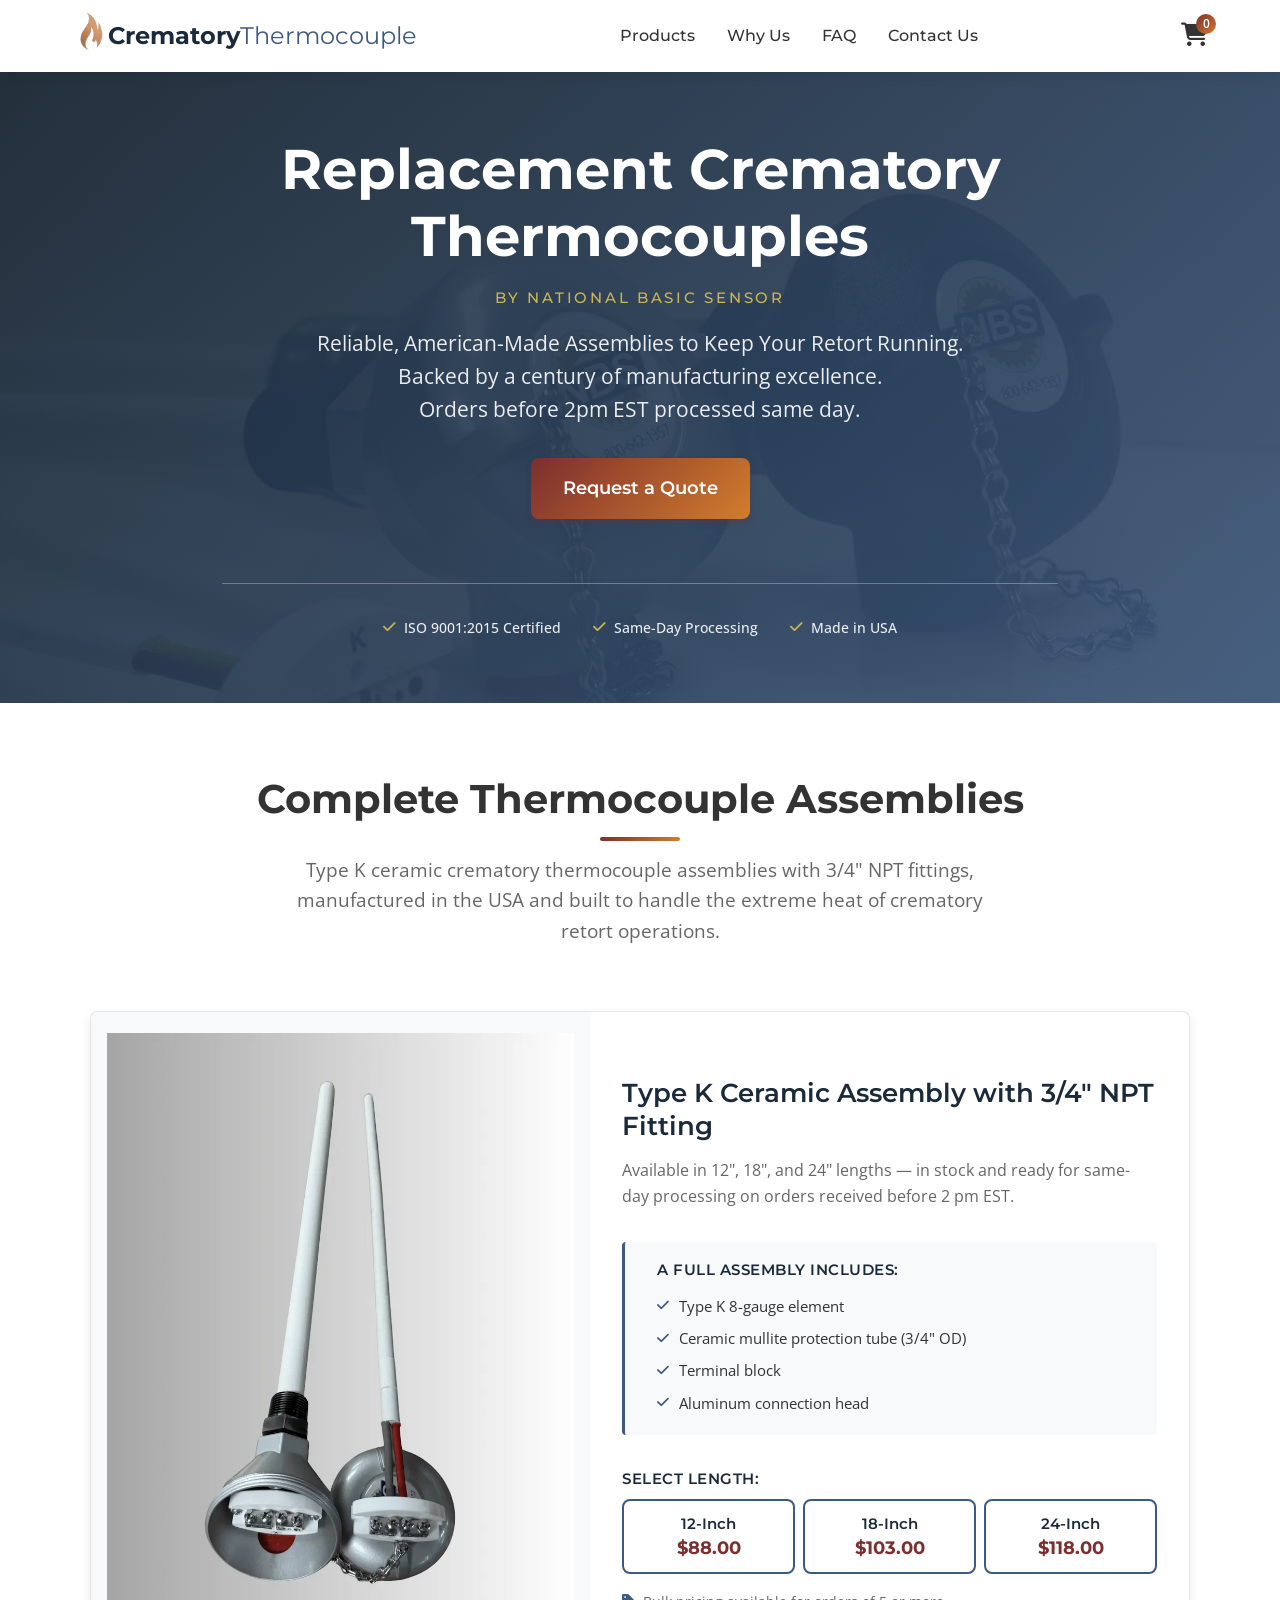
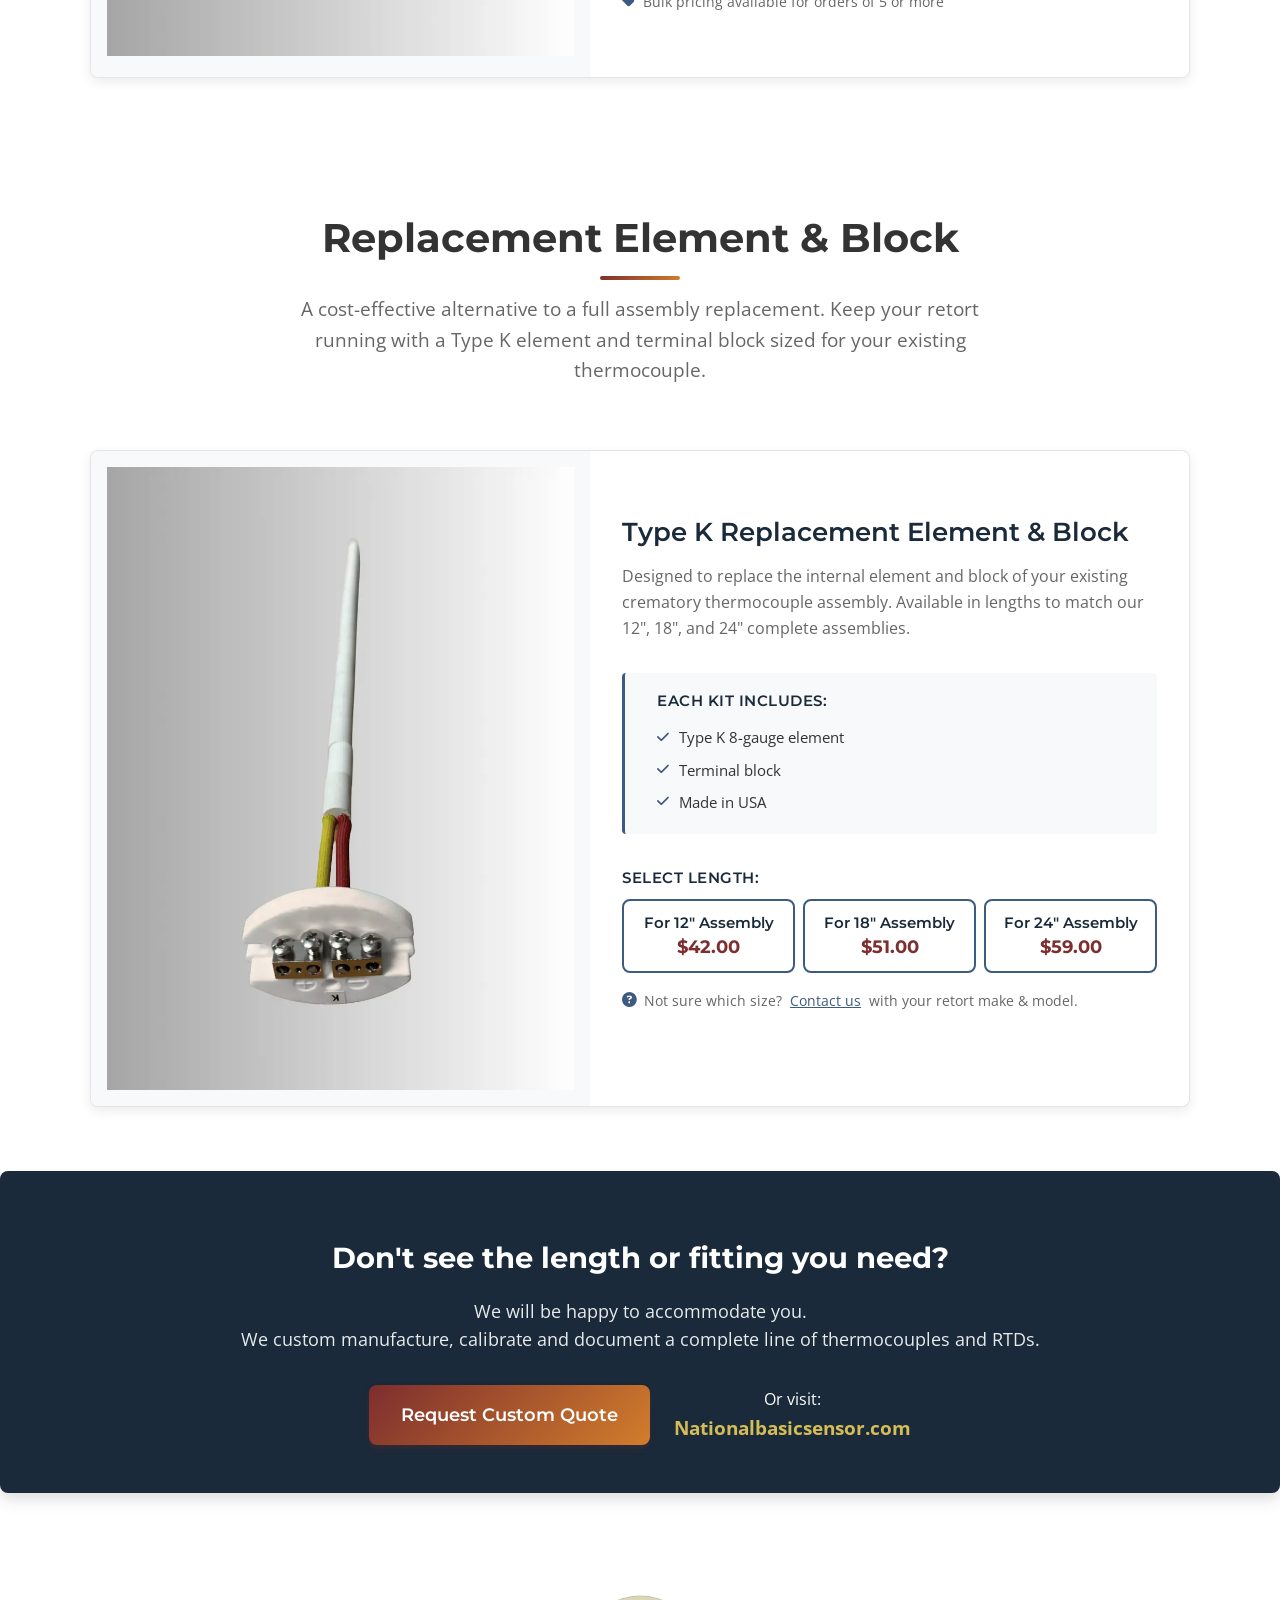
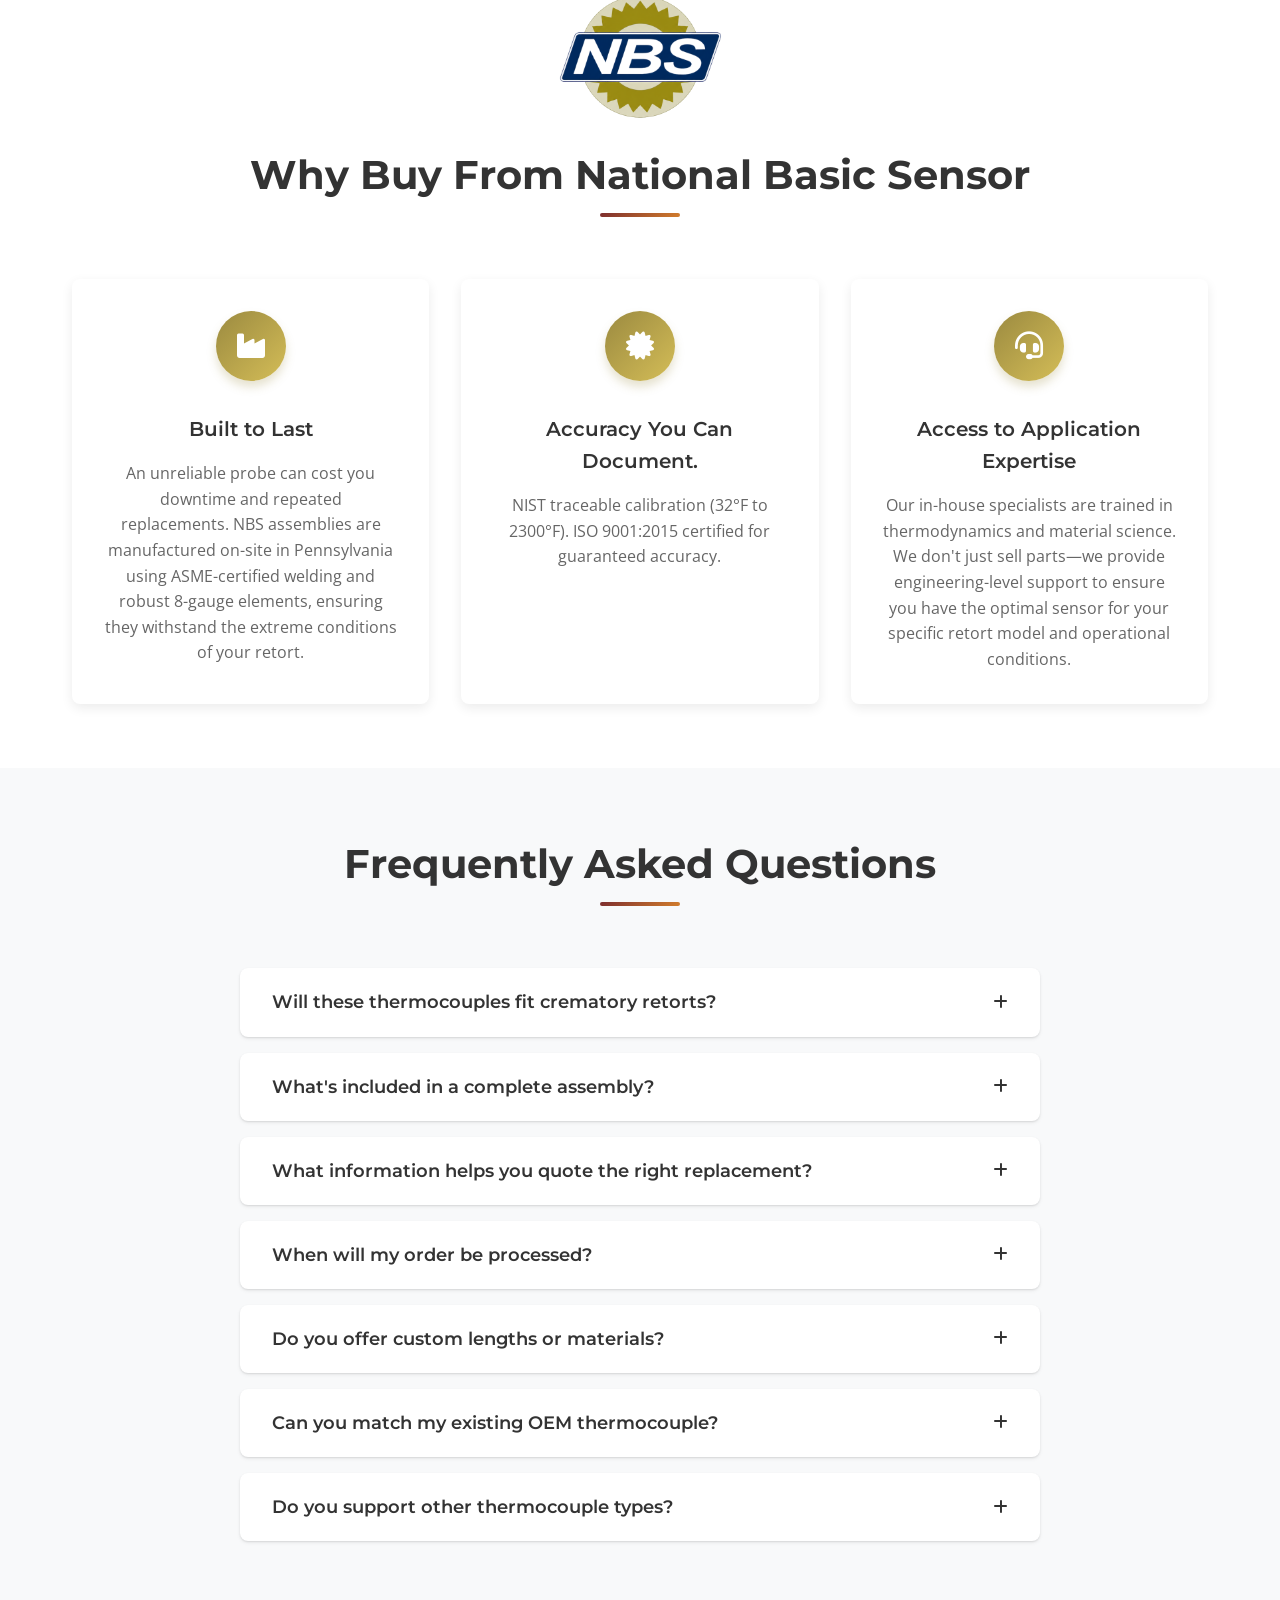
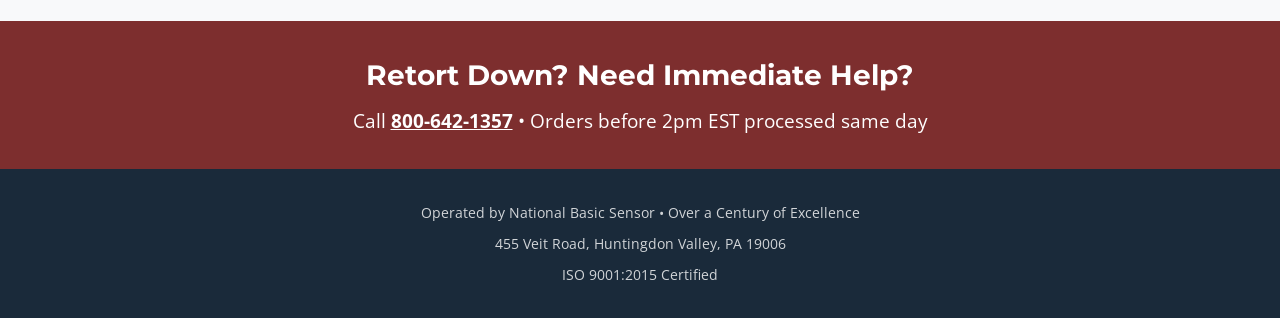
<file: index.html>
<!DOCTYPE html>
<html lang="en">
  <head>
      <!-- Google tag (gtag.js) -->
  <script async src="https://www.googletagmanager.com/gtag/js?id=AW-994374014"></script>
  <script>
    window.dataLayer = window.dataLayer || [];
    function gtag(){dataLayer.push(arguments);}
    gtag('js', new Date());
    gtag('config', 'AW-994374014');
  </script>
    <meta charset="UTF-8" />
    <meta name="viewport" content="width=device-width, initial-scale=1.0" />
    <title>Crematory Thermocouples by National Basic Sensor | Custom Solutions</title>
    <meta
      name="description"
      content="Type K crematory thermocouple assemblies in 12in, 18in, & 24in with 3/4in NPT fitting. Orders before 2pm EST processed same day. Over a century of manufacturing excellence."
    />
    <link rel="preload" as="image" href="images/hero.webp" />
    <link rel="stylesheet" href="styles.css" />
    <link rel="preconnect" href="https://fonts.googleapis.com" />
    <link rel="preconnect" href="https://fonts.gstatic.com" crossorigin />
    <link
      href="https://fonts.googleapis.com/css2?family=Montserrat:wght@400;500;600;700&family=Open+Sans:wght@300;400;500;600&display=swap"
      rel="stylesheet"
    />
    <link
      rel="stylesheet"
      href="https://cdnjs.cloudflare.com/ajax/libs/font-awesome/6.4.0/css/all.min.css"
    />
    <script type="application/ld+json">
      {
        "@context": "https://schema.org",
        "@type": "Organization",
        "name": "National Basic Sensor",
        "alternateName": "Crematory Thermocouple",
        "url": "https://crematorythermocouple.com",
        "logo": "https://crematorythermocouple.com/images/nbs-stamp.png",
        "address": {
          "@type": "PostalAddress",
          "streetAddress": "455 Veit Road",
          "addressLocality": "Huntingdon Valley",
          "addressRegion": "PA",
          "postalCode": "19006",
          "addressCountry": "US"
        },
        "telephone": "800-642-1357",
        "sameAs": [
          "https://nationalbasicsensor.com"
        ]
      }
    </script>
    <script type="application/ld+json">
      {
        "@context": "https://schema.org",
        "@type": "FAQPage",
        "mainEntity": [
          {
            "@type": "Question",
            "name": "Will these thermocouples fit crematory retorts?",
            "acceptedAnswer": {
              "@type": "Answer",
              "text": "Yes. We offer standard 12″, 18″, and 24″ Type K assemblies with 3/4″ NPT fittings, and can match other specs on request. Replacement elements are available separately."
            }
          },
          {
            "@type": "Question",
            "name": "What's included in a complete assembly?",
            "acceptedAnswer": {
              "@type": "Answer",
              "text": "An 8-gauge Type K element, a mullite protection tube, a terminal block, and an aluminum connection head."
            }
          },
          {
            "@type": "Question",
            "name": "What information helps you quote the right replacement?",
            "acceptedAnswer": {
              "@type": "Answer",
              "text": "Cremator make/model, probe location (primary or afterburner), OD and immersion length, and any markings/photos."
            }
          },
          {
            "@type": "Question",
            "name": "When will my order be processed?",
            "acceptedAnswer": {
              "@type": "Answer",
              "text": "Orders received after 2 pm EST are processed the following business day. Orders received before 2 pm EST are processed the same business day (processing ≠ shipping)."
            }
          },
          {
            "@type": "Question",
            "name": "Do you offer custom lengths or materials?",
            "acceptedAnswer": {
              "@type": "Answer",
              "text": "Yes. NBS custom manufactures thermocouples/RTDs including length, diameter, fittings, and materials (e.g., Inconel, Stainless, ceramic)."
            }
          },
          {
            "@type": "Question",
            "name": "How often should a crematory/retort thermocouple be replaced?",
            "acceptedAnswer": {
              "@type": "Answer",
              "text": "There isn't a fixed interval—replacement depends on operating conditions and tolerance needs. Replace if damaged, drifting, or per your maintenance schedule. NBS can calibrate and document results."
            }
          },
          {
            "@type": "Question",
            "name": "Can you match my existing OEM thermocouple?",
            "acceptedAnswer": {
              "@type": "Answer",
              "text": "Yes. NBS provides identification and evaluation and can match OEM specs; documentation is kept for easy reorders."
            }
          },
          {
            "@type": "Question",
            "name": "Do you support other thermocouple types?",
            "acceptedAnswer": {
              "@type": "Answer",
              "text": "Type K is standard for the listed assemblies; other types (e.g., N, R, S) are available from NBS on request."
            }
          }
        ]
      }
    </script>
  </head>

  <body>


    <!-- start of header -->


    <header class="header">
      <div class="container header-container">
        <div class="header-spacer"></div>
        <div class="logo">
          <a
            href="index.html"
            style="display: flex; align-items: center; gap: 10px"
          >
            <!-- flame icon -->
            <img
              src="images/flame-icon.png"
              alt=""
              style="height: 40px; width: auto; transform: translate(6px, -5px)"
            />

            <!-- logo name version -->
            <div
              style="
                font-family: 'Montserrat', sans-serif;
                font-size: 1.5rem;
                font-weight: 700;
                color: #1a2a3a;
                line-height: 1;
              "
            >
              Crematory<span style="font-weight: 400; color: #3d5a80"
                >Thermocouple</span
              >
            </div>
          </a>
        </div>
        <nav class="main-nav">
          <button class="mobile-menu-toggle" aria-label="Toggle menu">
            <span></span>
            <span></span>
            <span></span>
          </button>
          <ul class="nav-list">
            <li class="nav-item mobile-cart-link">
              <a href="#" class="nav-link site-cart-link">
                <i class="fas fa-shopping-cart"></i> View Cart
                <span class="cart-count">0</span>
              </a>
            </li>
            <li class="nav-item">
              <a href="index.html#assemblies" class="nav-link">Products</a>
            </li>

            <li class="nav-item">
              <a href="index.html#why-us" class="nav-link">Why Us</a>
            </li>
            <li class="nav-item">
              <a href="index.html#faq" class="nav-link">FAQ</a>
            </li>
            <li class="nav-item">
              <a href="contact.html" class="nav-link">Contact Us</a>
            </li>
          </ul>
        </nav>
        <div class="header-actions">
          <div class="header-cart" id="my-cart-icon">
            <a href="#" class="site-cart-link">
              <i class="fas fa-shopping-cart"></i>
              <span class="cart-count">0</span>
            </a>

      </div>
    </header>

    <main>
      <!-- hero -->
      <section class="hero">
        <div class="hero-content container">
          
          
          
          <h1 class="hero-title">Replacement Crematory Thermocouples</h1>
          <p class="hero-eyebrow">By National Basic Sensor</p>
          
          <p class="hero-subtitle">
            Reliable, American-Made Assemblies to Keep Your Retort Running.
            <br />Backed by a century of manufacturing excellence.
            <br />Orders before 2pm EST processed same day.
          </p>
          <div class="hero-buttons">
            <a href="contact.html#get-quote" class="btn btn-primary btn-cta">Request a Quote</a>

          </div>
          <div class="trust-bar">
            <span><i class="fas fa-check"></i> ISO 9001:2015 Certified</span>
            <span><i class="fas fa-check"></i> Same-Day Processing</span>
            <span><i class="fas fa-check"></i> Made in USA</span>
          </div>
        </div>
      </section>

   


      <!-- complete assemblies -->

      <section id="assemblies" class="product-feature section">
        <div class="container">
          <div class="section-header">
            <h2 class="section-title">Complete Thermocouple Assemblies</h2>
            <p class="section-subtitle">
              Type K ceramic crematory thermocouple assemblies with 3/4" NPT
              fittings, manufactured in the USA and built to handle the extreme
              heat of crematory retort operations.
            </p>
          </div>

          <div class="product-feature-card">
            <div class="product-feature-image">
              <img
                src="images/complete-assembly.webp"
                alt="Type K ceramic crematory thermocouple assembly with 3/4 inch NPT fitting, mullite protection tube, and aluminum connection head"
              />
            </div>

            <div class="product-feature-content">
              <h3>Type K Ceramic Assembly with 3/4" NPT Fitting</h3>
              <p class="product-feature-tagline">
                Available in 12", 18", and 24" lengths — in stock and ready for
                same-day processing on orders received before 2 pm EST.
              </p>

              <div class="product-includes">
                <h4>A Full Assembly Includes:</h4>
                <ul>
                  <li><i class="fas fa-check"></i> Type K 8-gauge element</li>
                  <li>
                    <i class="fas fa-check"></i> Ceramic mullite protection tube
                    (3/4" OD)
                  </li>
                  <li><i class="fas fa-check"></i> Terminal block</li>
                  <li><i class="fas fa-check"></i> Aluminum connection head</li>
                </ul>
              </div>

              <div class="product-size-selector">
                <p class="size-selector-label">Select Length:</p>
                <div class="size-buttons">

                  <button class="btn-size-buy" data-product-id="28613036">
                    <span class="size-label">12-Inch</span>
                    <span class="size-price">$88.00</span>
                  </button>
                  <button class="btn-size-buy" data-product-id="28613583">
                    <span class="size-label">18-Inch</span>
                    <span class="size-price">$103.00</span>
                  </button>
                  <button class="btn-size-buy" data-product-id="28613584">
                    <span class="size-label">24-Inch</span>
                    <span class="size-price">$118.00</span>
                  </button>
                </div>
                <p class="bulk-pricing-note">
                  <i class="fas fa-tag"></i> Bulk pricing available for orders
                  of 5 or more
                </p>
              </div>
            </div>
          </div>
        </div>
      </section>

      <!-- replacement section  -->

      <section id="elements" class="product-feature section bg-light">
        <div class="container">
          <div class="section-header">
            <h2 class="section-title">Replacement Element &amp; Block</h2>
            <p class="section-subtitle">
              A cost-effective alternative to a full assembly replacement. Keep
              your retort running with a Type K element and terminal block sized
              for your existing thermocouple.
            </p>
          </div>

          <div class="product-feature-card">
            <div class="product-feature-image">
              <img
                src="images/replacement-elements.webp"
                alt="Type K replacement thermocouple element and terminal block for crematory retort maintenance"
              />
            </div>

            <div class="product-feature-content">
              <h3>Type K Replacement Element &amp; Block</h3>
              <p class="product-feature-tagline">
                Designed to replace the internal element and block of your
                existing crematory thermocouple assembly. Available in lengths
                to match our 12", 18", and 24" complete assemblies.
              </p>

              <div class="product-includes">
                <h4>Each Kit Includes:</h4>
                <ul>
                  <li><i class="fas fa-check"></i> Type K 8-gauge element</li>
                  <li><i class="fas fa-check"></i> Terminal block</li>
                  <li><i class="fas fa-check"></i> Made in USA</li>
                </ul>
              </div>

              <div class="product-size-selector">
                <p class="size-selector-label">Select Length:</p>
                <div class="size-buttons">
                  <!-- ECWID: Replace each button below with Ecwid Buy Now widget -->
                  <button class="btn-size-buy" data-product-id="84363027">
                    <span class="size-label">For 12" Assembly</span>
                    <span class="size-price">$42.00</span>
                  </button>
                  <button class="btn-size-buy" data-product-id="84363028">
                    <span class="size-label">For 18" Assembly</span>
                    <span class="size-price">$51.00</span>
                  </button>
                  <button class="btn-size-buy" data-product-id="84363029">
                    <span class="size-label">For 24" Assembly</span>
                    <span class="size-price">$59.00</span>
                  </button>
                </div>
                <p class="bulk-pricing-note">
                  <i class="fas fa-question-circle"></i>
                  Not sure which size? <a href="contact.html">Contact us</a> with
                  your retort make &amp; model.
                </p>
              </div>
            </div>
          </div>
        </div>
      </section>

      <!-- bottom banner -->
      <div class="custom-manufacturing-banner">
        <div class="banner-content">
          <!-- could put a image here? inventory floor maybe -->

        </div>
        <div class="banner-content">
          <h3>Don't see the length or fitting you need?</h3>
          <p>
             We will be happy to accommodate you.
             <br>We custom manufacture, calibrate and document a complete line of thermocouples and RTDs.
          </p>
          <div class="banner-actions">
            <a href="contact.html#get-quote" class="btn btn-primary btn-cta"
              >Request Custom Quote</a
            >
            <span class="banner-call">

              Or visit:
              <a href="https://nationalbasicsensor.com" target="_blank" rel="noopener noreferrer">
                <strong>Nationalbasicsensor.com</strong>
              </a>
            </span>
          </div>
        </div>
      </div>


      <!-- why nbs? -->
      <section id="why-us" class="features section section-wallpaper">
        <div class="container">
          <div class="section-header">
            <img
              src="images/nbs-stamp.png"
              alt="National Basic Sensor — manufactured in Huntingdon Valley, Pennsylvania"
              class="nbs-section-stamp"
            />
            <h2 class="section-title">Why Buy From National Basic Sensor</h2>
          </div>

            <div class="why-us-text">
              <div class="features-grid">
                <div class="feature-card">
                  <div class="feature-icon">
                    <i class="fas fa-industry"></i>
                  </div>
                  <h3>Built to Last</h3>
                  <p>
                    An unreliable probe can cost you downtime
                    and repeated replacements. NBS assemblies are manufactured
                    on-site in Pennsylvania using ASME-certified welding and
                    robust 8-gauge elements, ensuring they withstand the extreme
                    conditions of your retort.
                  </p>
                </div>
                <div class="feature-card">
                  <div class="feature-icon">
                    <i class="fas fa-certificate"></i>
                  </div>
                  <h3>Accuracy You Can Document.</h3>
                  <p>
                    NIST traceable calibration (32°F to 2300°F). ISO 9001:2015
                    certified for guaranteed accuracy.
                  </p>
                </div>
                <div class="feature-card">
                  <div class="feature-icon"><i class="fas fa-headset"></i></div>
                  <h3>Access to Application Expertise</h3>
                  <p>
                    Our
                    in-house specialists are trained in thermodynamics and
                    material science. We don't just sell parts—we provide
                    engineering-level support to ensure you have the optimal
                    sensor for your specific retort model and operational
                    conditions.
                  </p>
                </div>
              </div>
            </div>


        </div>
      </section>
      <!-- faq -->
      <section id="faq" class="faq section bg-light">
        <div class="container">
          <div class="section-header">
            <h2 class="section-title">Frequently Asked Questions</h2>
          </div>
          <div class="faq-container">
            <div class="faq-item">
              <div class="faq-question">
                <h3>Will these thermocouples fit crematory retorts?</h3>
                <span class="faq-icon"><i class="fas fa-plus"></i></span>
              </div>
              <div class="faq-answer">
                <p>
                  Yes. We offer standard 12″, 18″, and 24″ Type K assemblies
                  with 3/4″ NPT fittings, and can match other specs on request.
                </p>
                <ul>
                  <li>Replacement elements available separately.</li>
                  <li>For other sizes or fittings, call 800-642-1357.</li>
                </ul>
              </div>
            </div>
            <div class="faq-item">
              <div class="faq-question">
                <h3>What's included in a complete assembly?</h3>
                <span class="faq-icon"><i class="fas fa-plus"></i></span>
              </div>
              <div class="faq-answer">
                <p>
                  An 8-gauge Type K element, a mullite protection tube, a
                  terminal block, and an aluminum connection head.
                </p>
              </div>
            </div>


            <div class="faq-item">
              <div class="faq-question">
                <h3>What information helps you quote the right replacement?</h3>
                <span class="faq-icon"><i class="fas fa-plus"></i></span>
              </div>
              <div class="faq-answer">
                <p>
                  Cremator make/model, probe location (primary or afterburner),
                  OD and immersion length, and any markings/photos.
                </p>
              </div>
            </div>
            <div class="faq-item">
              <div class="faq-question">
                <h3>When will my order be processed?</h3>
                <span class="faq-icon"><i class="fas fa-plus"></i></span>
              </div>
              <div class="faq-answer">
                <p></p>
                <ul>
                  <li>
                    Orders received after 2 pm EST are processed the following
                    business day.
                  </li>
                  <li>
                    Orders received before 2 pm EST are processed the same
                    business day (processing ≠ shipping).
                  </li>
                </ul>
              </div>
            </div>
            <div class="faq-item">
              <div class="faq-question">
                <h3>Do you offer custom lengths or materials?</h3>
                <span class="faq-icon"><i class="fas fa-plus"></i></span>
              </div>
              <div class="faq-answer">
                <p>
                  Yes. NBS custom manufactures thermocouples/RTDs (lengths,
                  diameters, fittings, and materials including Inconel,
                  Stainless, and ceramic options).
                </p>
              </div>
            </div>

            <div class="faq-item">
              <div class="faq-question">
                <h3>Can you match my existing OEM thermocouple?</h3>
                <span class="faq-icon"><i class="fas fa-plus"></i></span>
              </div>
              <div class="faq-answer">
                <p>
                  Yes. NBS provides identification and evaluation and can match
                  OEM specifications; documentation is kept for easy reorders.
                </p>
              </div>
            </div>
            <div class="faq-item">
              <div class="faq-question">
                <h3>Do you support other thermocouple types?</h3>
                <span class="faq-icon"><i class="fas fa-plus"></i></span>
              </div>
              <div class="faq-answer">
                <p>
                  Type K is standard for the listed assemblies; other types
                  (e.g., N, R, S) are available through NBS on request.
                </p>
              </div>
            </div>
          </div>
        </div>
      </section>

      <!-- bottom emergency -->
      <section class="emergency-box">
        <div class="container">
          <div class="emergency-content">
            <div class="emergency-text">
              <h3>Retort Down? Need Immediate Help?</h3>
              <p>
                Call <a href="tel:8006421357">800-642-1357</a> • Orders before
                2pm EST processed same day
              </p>
            </div>
          </div>
        </div>
      </section>
    </main>

    <!-- footer -->
    <footer class="footer">
      <div class="container">
        <div class="footer-bottom">
        
          <p>
            Operated by National Basic Sensor • Over a Century of Excellence
          </p>
          <p>455 Veit Road, Huntingdon Valley, PA 19006</p>
          <p>ISO 9001:2015 Certified </p>
        </div>
      </div>
    </footer>

    <!-- sticky mobile call button -->
    <a href="tel:8006421357" class="mobile-call-bar">
      <i class="fas fa-phone-alt"></i>
      <span>Call for Assistance</span>
    </a>

    <script src="app.js"></script>
    <script data-cfasync="false" type="text/javascript"
  src="https://app.ecwid.com/script.js?2700003&data_platform=code" ></script>
  <script>
    Ecwid.OnAPILoaded.add(function() {
      // wire size buttons to add to cart
      document.querySelectorAll('.btn-size-buy').forEach(function(btn) {
        btn.addEventListener('click', function() {
          Ecwid.Cart.addProduct({ id: parseInt(btn.dataset.productId) });
          Ecwid.openPage('cart');
        });
      });

      // update cart count badges when cart changes
      Ecwid.OnCartChanged.add(function(cart) {
        document.querySelectorAll('.cart-count').forEach(function(el) {
          el.textContent = cart.productsQuantity || 0;
        });
      });

      // cart icon click → open ecwid cart page
      document.querySelectorAll('.site-cart-link').forEach(function(link) {
        link.addEventListener('click', function(e) {
          e.preventDefault();
          Ecwid.openPage('cart');
        });
      });
    });
  </script>
  </body>
</html>
</file>
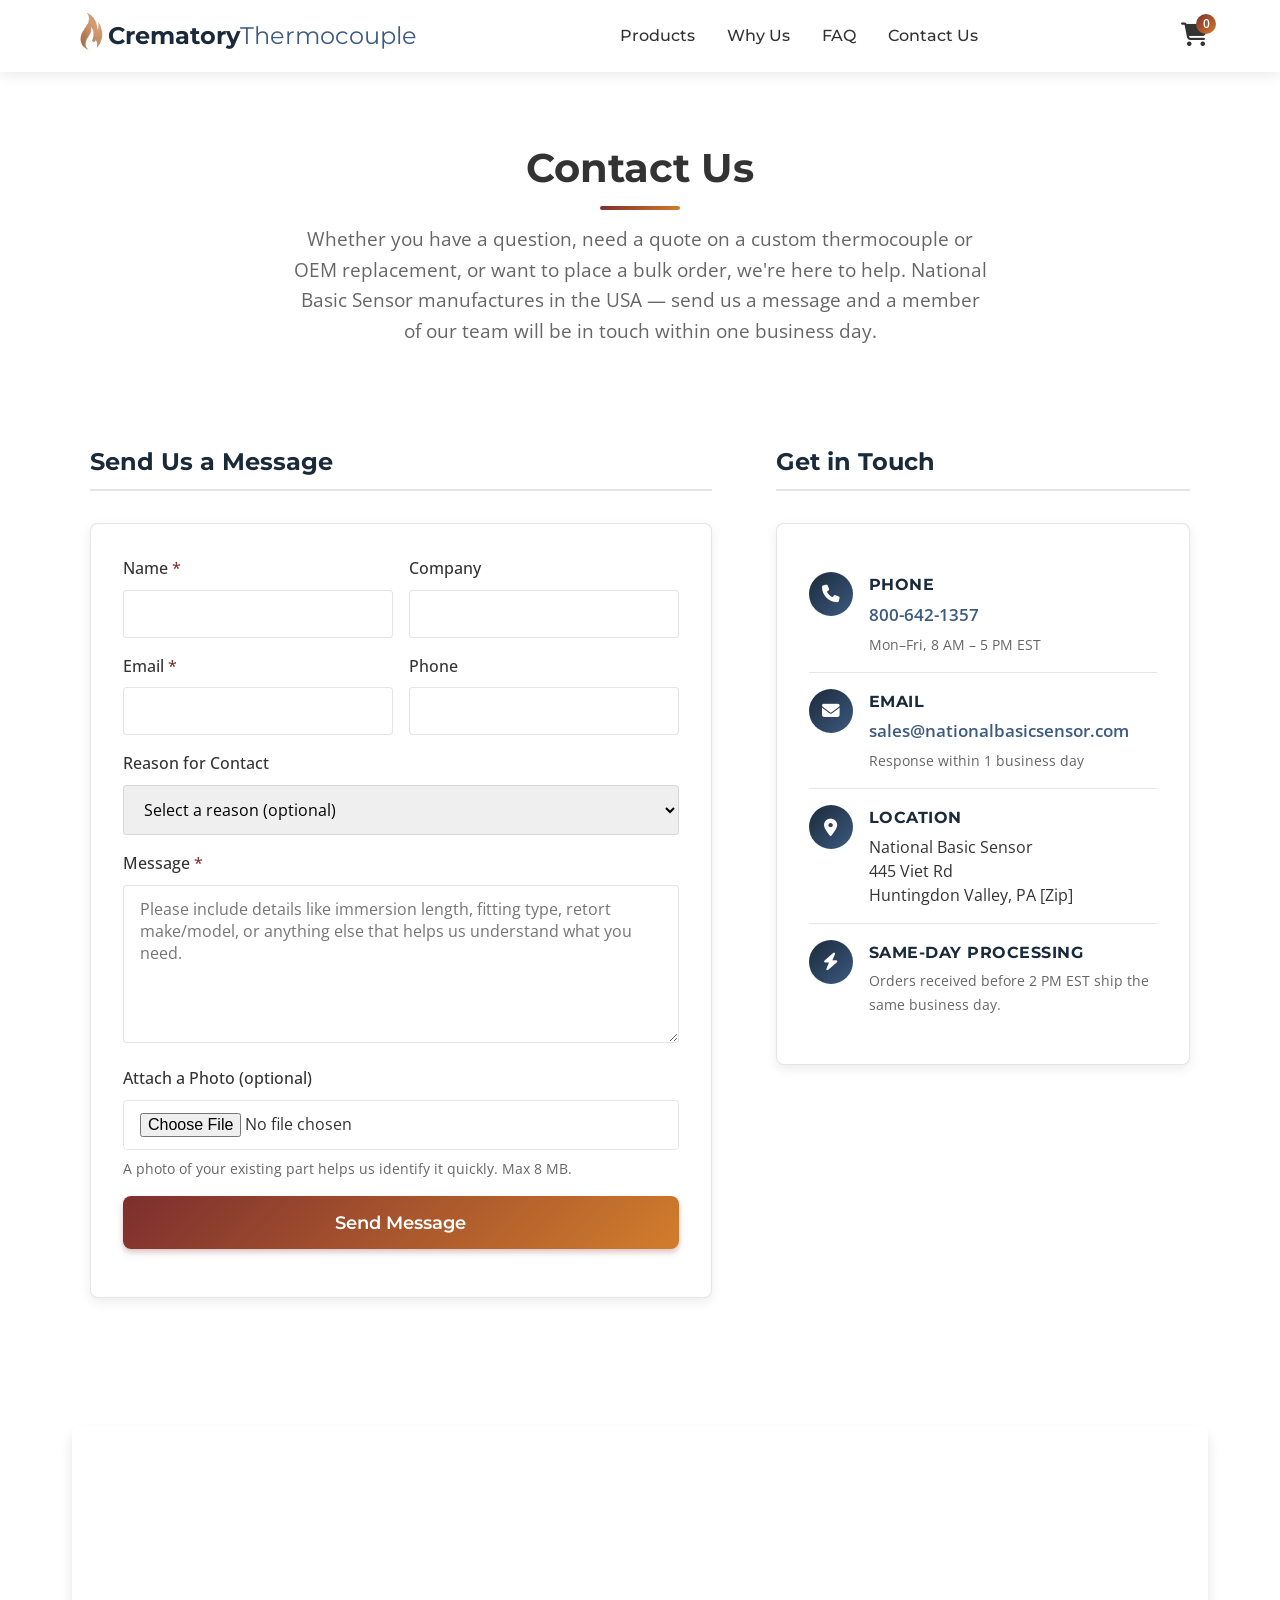
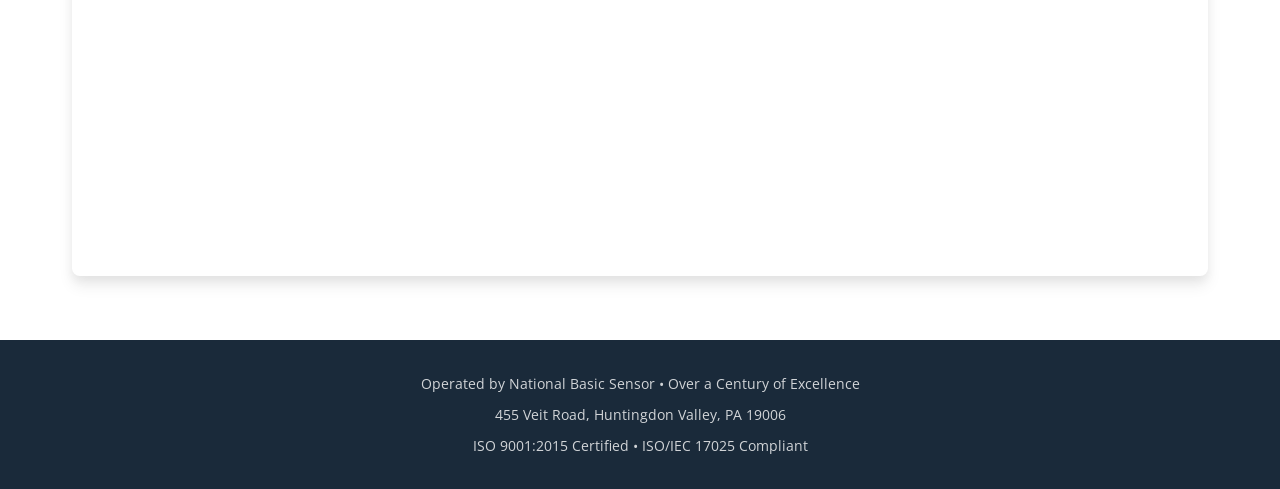
<file: contact.html>
<!DOCTYPE html>
<html lang="en">
  <head>
      <!-- Google tag (gtag.js) -->
  <script async src="https://www.googletagmanager.com/gtag/js?id=AW-994374014"></script>
  <script>
    window.dataLayer = window.dataLayer || [];
    function gtag(){dataLayer.push(arguments);}
    gtag('js', new Date());
    gtag('config', 'AW-994374014');
  </script>
    <meta charset="UTF-8" />
    <meta name="viewport" content="width=device-width, initial-scale=1.0" />
    <title>Contact National Basic Sensor | Custom Thermocouples & Quotes</title>
    <meta
      name="description"
      content="Contact National Basic Sensor for custom thermocouples, replacement parts, bulk pricing, and technical questions. American-made thermocouple manufacturer with over a century of expertise."
    />

    <link rel="stylesheet" href="styles.css" />
    <link rel="preconnect" href="https://fonts.googleapis.com" />
    <link rel="preconnect" href="https://fonts.gstatic.com" crossorigin />
    <link
      href="https://fonts.googleapis.com/css2?family=Montserrat:wght@400;500;600;700&family=Open+Sans:wght@300;400;500;600&display=swap"
      rel="stylesheet"
    />
    <link
      rel="stylesheet"
      href="https://cdnjs.cloudflare.com/ajax/libs/font-awesome/6.4.0/css/all.min.css"
    />
  </head>
  
  <body>
    <!-- Header (matches index.html) -->
    <header class="header">
        <div class="container header-container">
          <div class="header-spacer"></div>
          <div class="logo">
            <a
              href="index.html"
              style="display: flex; align-items: center; gap: 10px"
            >
              <!-- Your Flame Icon -->
              <img
                src="images/flame-icon.png"
                alt=""
                style="height: 40px; width: auto; transform: translate(6px, -5px)"
              />
  
              <!-- The Logo Name as a DIV -->
              <div
                style="
                  font-family: 'Montserrat', sans-serif;
                  font-size: 1.5rem;
                  font-weight: 700;
                  color: #1a2a3a;
                  line-height: 1;
                "
              >
                Crematory<span style="font-weight: 400; color: #3d5a80"
                  >Thermocouple</span
                >
              </div>
            </a>
          </div>
          <nav class="main-nav">
            <button class="mobile-menu-toggle" aria-label="Toggle menu">
              <span></span>
              <span></span>
              <span></span>
            </button>
            <ul class="nav-list">
              <li class="nav-item mobile-cart-link">
                <a href="#" class="nav-link site-cart-link">
                  <i class="fas fa-shopping-cart"></i> View Cart
                  <span class="cart-count">0</span>
                </a>
              </li>
              <li class="nav-item">
                <a href="index.html#assemblies" class="nav-link">Products</a>
              </li>
             
              <li class="nav-item">
                <a href="index.html#why-us" class="nav-link">Why Us</a>
              </li>
              <li class="nav-item">
                <a href="index.html#faq" class="nav-link">FAQ</a>
              </li>
              <li class="nav-item">
                <a href="contact.html" class="nav-link">Contact Us</a>
              </li>
            </ul>
          </nav>
          <div class="header-actions">
            <div class="header-cart" id="my-cart-icon">
              <a href="#" class="site-cart-link">
                <i class="fas fa-shopping-cart"></i>
                <span class="cart-count">0</span>
              </a>
          
        </div>
      </header>

    <main>
      <!-- Page Header -->
      <section class="page-header section">
        <div class="container">
          <div class="section-header">

    
            <h1 class="section-title">Contact Us</h1>
            <p class="section-subtitle">
              Whether you have a question, need a quote on a custom thermocouple
              or OEM replacement, or want to place a bulk order, we're here to
              help. National Basic Sensor manufactures in the USA — send us a
              message and a member of our team will be in touch within one
              business day.
            </p>
          </div>
        </div>
      </section>

      <!-- Form + Contact Info Two-Column -->
      <section class="contact-main section" id="get-quote">
        <div class="container">
          <div class="contact-grid">
            <!-- LEFT: Form -->
            <div class="contact-form-wrapper">
              <h2 class="contact-block-title">Send Us a Message</h2>

              <form
                id="contact-form"
                name="contact"
                method="POST"
                data-netlify="true"
                data-netlify-honeypot="bot-field"
                enctype="multipart/form-data"
              >
                <!-- Netlify requires these hidden inputs -->
                <input type="hidden" name="form-name" value="contact" />
                <p class="hidden-honeypot" hidden>
                  <label
                    >Don't fill this out if you're human:
                    <input name="bot-field"
                  /></label>
                </p>

                <div class="form-row">
                  <div class="form-group">
                    <label for="name">Name <span class="req">*</span></label>
                    <input type="text" id="name" name="name" required />
                  </div>
                  <div class="form-group">
                    <label for="company">Company</label>
                    <input type="text" id="company" name="company" />
                  </div>
                </div>

                <div class="form-row">
                  <div class="form-group">
                    <label for="email">Email <span class="req">*</span></label>
                    <input type="email" id="email" name="email" required />
                  </div>
                  <div class="form-group">
                    <label for="phone">Phone</label>
                    <input type="tel" id="phone" name="phone" />
                  </div>
                </div>

                <div class="form-group">
                  <label for="subject">Reason for Contact</label>
                  <select id="subject" name="subject">
                    <option value="">Select a reason (optional)</option>
                    <option value="custom-quote">Custom Quote</option>
                    <option value="bulk-pricing">Bulk Pricing</option>
                    <option value="general-question">General Question</option>
                    <option value="other">Other</option>
                  </select>
                </div>

                <div class="form-group">
                  <label for="message"
                    >Message <span class="req">*</span></label
                  >
                  <textarea
                    id="message"
                    name="message"
                    rows="6"
                    placeholder="Please include details like immersion length, fitting type, retort make/model, or anything else that helps us understand what you need."
                    required
                  ></textarea>
                </div>

                <div class="form-group">
                  <label for="attachment">Attach a Photo (optional)</label>
                  <input
                    type="file"
                    id="attachment"
                    name="attachment"
                    accept="image/*"
                  />
                  <small>
                    A photo of your existing part helps us identify it quickly.
                    Max 8 MB.
                  </small>
                </div>

                <div class="form-group">
                  <button type="submit" class="btn btn-primary btn-cta">
                    Send Message
                  </button>
                </div>
              </form>

              <!-- Success message (hidden by default, shown via JS) -->
              <div
                id="form-success"
                class="success-message"
                style="display: none"
              >
                <i class="fas fa-check-circle"></i>
                <h3>Thank you!</h3>
                <p>
                  We've received your message and will be in touch within one
                  business day. For urgent matters, please call
                  <strong>800-642-1357</strong>.
                </p>
              </div>
            </div>

            <!-- RIGHT: Contact Info -->
            <aside class="contact-info-wrapper">
              <h2 class="contact-block-title">Get in Touch</h2>

              <div class="contact-info-card">
                <div class="contact-info-item">
                  <div class="contact-info-icon">
                    <i class="fas fa-phone"></i>
                  </div>
                  <div class="contact-info-text">
                    <h4>Phone</h4>
                    <a href="tel:+18006421357">800-642-1357</a>
                    <p class="contact-info-note">Mon–Fri, 8 AM – 5 PM EST</p>
                  </div>
                </div>

                <div class="contact-info-item">
                  <div class="contact-info-icon">
                    <i class="fas fa-envelope"></i>
                  </div>
                  <div class="contact-info-text">
                    <h4>Email</h4>
                    <a href="mailto:sales@nationalbasicsensor.com"
                      >sales@nationalbasicsensor.com</a
                    >
                    <p class="contact-info-note">
                      Response within 1 business day
                    </p>
                  </div>
                </div>

                <div class="contact-info-item">
                  <div class="contact-info-icon">
                    <i class="fas fa-map-marker-alt"></i>
                  </div>
                  <div class="contact-info-text">
                    <h4>Location</h4>
                    <address>
                      National Basic Sensor<br />
                      445 Viet Rd<br />
                      Huntingdon Valley, PA [Zip]
                    </address>
                  </div>
                </div>

                <div class="contact-info-item">
                  <div class="contact-info-icon">
                    <i class="fas fa-bolt"></i>
                  </div>
                  <div class="contact-info-text">
                    <h4>Same-Day Processing</h4>
                    <p class="contact-info-note">
                      Orders received before 2 PM EST ship the same business
                      day.
                    </p>
                  </div>
                </div>
              </div>
            </aside>
          </div>
        </div>
      </section>

      <!-- Custom Manufacturing SEO Block 
      <section class="custom-info section bg-light">
        <div class="container">
          <div class="section-header">
            <h2 class="section-title">Custom & OEM Manufacturing</h2>
          </div>
          <div class="custom-info-content">
            <p>
              As a direct American manufacturer with over a century of
              temperature sensor expertise, National Basic Sensor specializes in
              custom thermocouples and OEM replacement parts. From standard Type
              K crematory assemblies to specialty configurations, we can
              manufacture to your exact specifications — typically within
              standard lead times. Every assembly is built in the USA,
              NIST-traceable, and backed by our ISO 9001:2015 and ISO/IEC 17025
              certifications.
            </p>
            <div class="custom-capabilities-grid">
              <div class="capability-item">
                <i class="fas fa-ruler-combined"></i>
                <h4>Custom Lengths</h4>
                <p>Any immersion length to fit your application.</p>
              </div>
              <div class="capability-item">
                <i class="fas fa-cogs"></i>
                <h4>Custom Fittings</h4>
                <p>NPT, compression, flanged, or specialty connections.</p>
              </div>
              <div class="capability-item">
                <i class="fas fa-tag"></i>
                <h4>Other Thermocouple Types</h4>
                <p>Type J, N, T, E, and high-temperature options.</p>
              </div>
              <div class="capability-item">
                <i class="fas fa-certificate"></i>
                <h4>NIST-Traceable Calibration</h4>
                <p>Documented accuracy from 32°F to 2300°F.</p>
              </div>
            </div>
          </div>
        </div>
      </section> -->

      <!-- Google Map Embed -->
      <section class="contact-map section">
        <div class="container">
          <div class="map-wrapper">
       

            <iframe
            src="https://www.google.com/maps/embed?pb=!1m18!1m12!1m3!1d3049.7853309680863!2d-75.02696278903072!3d40.14706527188988!2m3!1f0!2f0!3f0!3m2!1i1024!2i768!4f13.1!3m3!1m2!1s0x89c6ad45534486cb%3A0x811edd6db0206531!2sNational%20Basic%20Sensor!5e0!3m2!1sen!2sus!4v1779909758619!5m2!1sen!2sus"              width="100%"
              height="450"
              style="border: 0"
              allowfullscreen=""
              loading="lazy"
              referrerpolicy="no-referrer-when-downgrade"
              title="National Basic Sensor location"
            ></iframe>
          </div>
        </div>
      </section>
    </main>
    <footer class="footer">
      <div class="container">
        <div class="footer-bottom">
          <p>
            Operated by National Basic Sensor • Over a Century of Excellence
          </p>
          <p>455 Veit Road, Huntingdon Valley, PA 19006</p>
          <p>ISO 9001:2015 Certified • ISO/IEC 17025 Compliant</p>
        </div>
      </div>
    </footer>

   

    <!-- Mobile Call Bar (matches index.html) -->
    <a href="tel:+18006421357" class="mobile-call-bar">
      <i class="fas fa-phone"></i> Call 800-642-1357
    </a>

    <script src="app.js"></script>
    <script>
      // Inline form submission with success message
      const form = document.getElementById("contact-form");
      const success = document.getElementById("form-success");

      if (form) {
        form.addEventListener("submit", async (e) => {
          e.preventDefault();

          const formData = new FormData(form);
          const submitBtn = form.querySelector('button[type="submit"]');
          const originalBtnText = submitBtn.textContent;
          submitBtn.disabled = true;
          submitBtn.textContent = "Sending...";

          try {
            const response = await fetch("/", {
              method: "POST",
              body: formData,
            });

            if (response.ok) {
              gtag('event', 'conversion', {'send_to': 'AW-994374014/R3qiCNXDgMkcEP7ik9oD'});
              form.style.display = "none";
              success.style.display = "block";
              success.scrollIntoView({ behavior: "smooth", block: "center" });
            } else {
              throw new Error("Submission failed");
            }
          } catch (err) {
            alert(
              "Sorry, there was a problem sending your message. Please try again or call 800-642-1357."
            );
            submitBtn.disabled = false;
            submitBtn.textContent = originalBtnText;
          }
        });
      }
    </script>
    <script data-cfasync="false" type="text/javascript"
    src="https://app.ecwid.com/script.js?2700003&data_platform=code" ></script>
    <script>
        Ecwid.OnAPILoaded.add(function() {
          // Wire size buttons to add to cart
          document.querySelectorAll('.btn-size-buy').forEach(function(btn) {
            btn.addEventListener('click', function() {
              Ecwid.Cart.addProduct({ id: parseInt(btn.dataset.productId) });
            });
          });
      
          // Update cart count badges when cart changes
          Ecwid.OnCartChanged.add(function(cart) {
            document.querySelectorAll('.cart-count').forEach(function(el) {
              el.textContent = cart.productsQuantity || 0;
            });
          });
      
          // Cart icon click → open Ecwid cart page
          document.querySelectorAll('.site-cart-link').forEach(function(link) {
            link.addEventListener('click', function(e) {
              e.preventDefault();
              Ecwid.openPage('cart');
            });
          });
        });
      </script>
  </body>

  <!-- CONTACT FORM SECTION -->
  <!-- ADDED section-wallpaper class 
      
      <section id="quote" class="contact-section section section-wallpaper">
        <div class="container">
          <div class="section-header">
            <h2 class="section-title">Request a Quote</h2>
            <p class="section-subtitle">
              Have a unique requirement or need to match an OEM part? Fill out
              the form below, and our specialists will provide a detailed quote.
            </p>
          </div>
          <div class="form-card-container">
            <div class="form-card">
              <form id="quoteForm" novalidate>
                <div class="form-row">
                  <div class="form-group">
                    <label for="name">Full Name *</label>
                    <input
                      type="text"
                      id="name"
                      name="name"
                      placeholder="John Doe"
                      required
                    />
                  </div>
                  <div class="form-group">
                    <label for="company">Company Name *</label>
                    <input
                      type="text"
                      id="company"
                      name="company"
                      placeholder="ABC Crematory Services"
                      required
                    />
                  </div>
                </div>
                <div class="form-row">
                  <div class="form-group">
                    <label for="email">Email Address *</label>
                    <input
                      type="email"
                      id="email"
                      name="email"
                      placeholder="you@company.com"
                      required
                    />
                  </div>
                  <div class="form-group">
                    <label for="phone">Phone Number</label>
                    <input
                      type="tel"
                      id="phone"
                      name="phone"
                      placeholder="(555) 123-4567"
                    />
                  </div>
                </div>
                <div class="form-group">
                  <label for="inquiry_type">What can we help you with? *</label>
                  <select id="inquiry_type" name="inquiry_type" required>
                    <option value="" disabled selected>
                      Select an option...
                    </option>
                    <option value="Custom Part Quote">
                      Request a Quote for a Custom Part
                    </option>
                    <option value="Standard Part Quote">
                      Request a Quote for a Standard Product
                    </option>
                    <option value="Part Identification">
                      Help Identifying a Part
                    </option>
                    <option value="Technical Question">
                      Technical Question
                    </option>
                    <option value="Urgent Support">
                      Urgent / Down Equipment Support
                    </option>
                  </select>
                </div>
                <div class="form-row">
                  <div class="form-group">
                    <label for="make_model">Crematory Make/Model</label>
                    <input
                      type="text"
                      id="make_model"
                      name="make_model"
                      placeholder="e.g., Matthews, B&L"
                    />
                  </div>
                  <div class="form-group">
                    <label for="part_number">Existing Part Number</label>
                    <input
                      type="text"
                      id="part_number"
                      name="part_number"
                      placeholder="If known"
                    />
                  </div>
                </div>
                <div class="form-group">
                  <label for="message">Message *</label>
                  <textarea
                    id="message"
                    name="message"
                    rows="5"
                    placeholder="Please describe your needs. Include details like immersion length, probe location (primary/afterburner), etc."
                    required
                  ></textarea>
                </div>
                <div class="form-group">
                  <label for="attachment">Attach a Photo</label>
                  <input type="file" id="attachment" name="attachment" />
                  <small
                    >Optional: A photo of your existing part helps us identify
                    it quickly.</small
                  >
                </div>
                <div class="form-group">
                  <button type="submit" class="btn btn-primary btn-cta">
                    Submit Request
                  </button>
                </div>
              </form>
            </div>
          </div>
        </div>
      </section> -->
</html>
</file>
<file: styles.css>
/* global styles */
:root {
    /* color variables */
    --primary-dark: #1a2a3a;
    --primary-light: #3d5a80;
    --secondary-dark: #2d3142;
    --secondary-light: #4f5d75;
    --accent-dark: #7d2e2e;
    --accent-light: #d27d2c;
    --gold-dark: #9b8a40;
    --gold-light: #d4bd57;
    --text-dark: #333333;
    --text-light: #666666;
    --text-lighter: #999999;
    --white: #ffffff;
    --light-bg: #f8f9fa;
    --border-color: rgba(0, 0, 0, 0.1);
    
    /* gradients */
    --primary-gradient: linear-gradient(135deg, var(--primary-dark), var(--primary-light));
    --secondary-gradient: linear-gradient(135deg, var(--secondary-dark), var(--secondary-light));
    --accent-gradient: linear-gradient(135deg, var(--accent-dark), var(--accent-light));
    --gold-gradient: linear-gradient(135deg, var(--gold-dark), var(--gold-light));
    
    /* shadows */
    --shadow-sm: 0 2px 4px rgba(0, 0, 0, 0.05), 0 1px 2px rgba(0, 0, 0, 0.1);
    --shadow-md: 0 4px 12px rgba(0,0,0,0.08);
    --shadow-lg: 0 10px 15px rgba(0, 0, 0, 0.07), 0 5px 10px rgba(0, 0, 0, 0.05);
    
    /* typography */
    --font-heading: 'Montserrat', sans-serif;
    --font-body: 'Open Sans', sans-serif;
    
    /* spacing */
    --spacing-xs: 0.5rem;
    --spacing-sm: 1rem;
    --spacing-md: 2rem;
    --spacing-lg: 4rem;
    
    /* border radius */
    --radius-sm: 0.25rem;
    --radius-md: 0.5rem; /* 8px */
    --radius-lg: 1rem;
    
    /* Transitions */
    --transition-medium: 0.3s ease;
}

/* wallpaper and image */

/* general class for sections with  wallpaper */
.section-wallpaper {
    position: relative;
    background-size: cover;
    background-position: center;
    background-attachment: fixed; /*  parallax  */
    z-index: 0;
}

/* readable overlay */
.section-wallpaper::before {
    content: '';
    position: absolute;
    top: 0;
    left: 0;
    width: 100%;
    height: 100%;
    z-index: 1; /* sits on top of the background image */
}

/* so content sits on top of the overlay */
.section-wallpaper > .container {
    position: relative;
    z-index: 2;
}

/* specific background images and overlays */
#products {
    background-image: url('../images/2.png'); /* NOTE: Adjust path if needed */
}
#products::before {
    background-color: rgba(248, 249, 250, 0.7); 
}

* { margin: 0; padding: 0; box-sizing: border-box; }
html { scroll-behavior: smooth; font-size: 16px; }
body { font-family: var(--font-body); color: var(--text-dark); line-height: 1.6; overflow-x: hidden; background-color: var(--white); }
img { max-width: 100%; height: auto; display: block; }
a { text-decoration: none; color: var(--primary-light); transition: color var(--transition-medium); }
a:hover { color: var(--primary-dark); }
ul { list-style: none; }
.container { width: 100%; max-width: 1200px; margin: 0 auto; padding: 0 var(--spacing-md); }
.section { padding: var(--spacing-lg) 0; }
.section-header { text-align: center; margin-bottom: var(--spacing-lg); }
.section-title { font-family: var(--font-heading); font-weight: 700; font-size: 2.5rem; margin-bottom: var(--spacing-xs); position: relative; display: inline-block; }
.section-title::after { content: ''; position: absolute; bottom: -10px; left: 50%; transform: translateX(-50%); width: 80px; height: 4px; background: var(--accent-gradient); border-radius: 2px; }
.section-subtitle { font-size: 1.2rem; color: var(--text-light); max-width: 700px; margin: var(--spacing-sm) auto 0; }
.bg-light { background-color: var(--light-bg); }

/*  BUTTONS */
.btn { display: inline-flex; align-items: center; justify-content: center; font-family: var(--font-heading); font-weight: 600; font-size: 1rem; padding: 0.75rem 1.5rem; border-radius: var(--radius-md); cursor: pointer; transition: all var(--transition-medium); text-align: center; border: none; outline: none; }
.btn-primary { background: var(--primary-gradient); color: var(--white); box-shadow: 0 4px 6px rgba(26, 42, 58, 0.2), 0 2px 4px rgba(26, 42, 58, 0.1); }
.btn-primary:hover { box-shadow: 0 6px 8px rgba(26, 42, 58, 0.3), 0 3px 6px rgba(26, 42, 58, 0.2); transform: translateY(-2px); color: var(--white); }
.btn-secondary { background: var(--white); color: var(--primary-dark); box-shadow: 0 4px 6px rgba(0, 0, 0, 0.05), 0 1px 3px rgba(0, 0, 0, 0.1); border: 1px solid rgba(0, 0, 0, 0.08); }
.btn-secondary:hover { box-shadow: 0 6px 8px rgba(0, 0, 0, 0.07), 0 2px 4px rgba(0, 0, 0, 0.12); transform: translateY(-2px); color: var(--primary-dark); }
.btn-cta { background: var(--accent-gradient); color: var(--white); box-shadow: 0 4px 6px rgba(125, 46, 46, 0.2), 0 2px 4px rgba(125, 46, 46, 0.1); font-size: 1.1rem; padding: 1rem 2rem; }
.btn-cta:hover { box-shadow: 0 6px 8px rgba(125, 46, 46, 0.3), 0 3px 6px rgba(125, 46, 46, 0.2); transform: translateY(-2px); color: var(--white); }

/*  HEADER  */
.header { position: sticky; top: 0; z-index: 1000; background-color: var(--white); box-shadow: var(--shadow-md); }
.header-container { display: flex; justify-content: space-between; align-items: center; padding: 1rem var(--spacing-md); position: relative; }
.logo a { display: flex; align-items: center; color: var(--primary-dark); }
.logo h1 { font-family: var(--font-heading); font-size: 1.5rem; font-weight: 700; transition: font-size var(--transition-medium); line-height: 1.2;}
.logo span { font-weight: 400; color: var(--primary-light); }
.nav-list { display: flex; align-items: center; gap: var(--spacing-md); }
.nav-link { font-family: var(--font-heading); font-weight: 500; color: var(--text-dark); position: relative; padding: 0.5rem 0; }
.nav-link:after { content: ''; position: absolute; bottom: 0; left: 0; width: 0; height: 2px; background: var(--accent-gradient); transition: width var(--transition-medium); }
.nav-link:hover:after, .nav-link.active:after { width: 100%; }
.nav-link:hover, .nav-link.active { color: var(--primary-dark); }
.header-actions { display: flex; align-items: center; gap: var(--spacing-sm); }
.mobile-menu-toggle { display: none; position: relative; background: none; border: none; cursor: pointer; z-index: 1001;}
.mobile-menu-toggle span { display: block; width: 25px; height: 3px; background-color: var(--text-dark); margin: 5px 0; transition: var(--transition-medium); }
.header-cart { position: relative; }
.header-cart i { font-size: 1.5rem; color: var(--text-dark); }
.cart-count { position: absolute; top: -8px; right: -8px; background: var(--accent-gradient); color: var(--white); font-size: 0.75rem; font-weight: 600; width: 20px; height: 20px; border-radius: 50%; display: flex; align-items: center; justify-content: center; }
.mobile-cart-link { display: none; }
.header-spacer { display: none; }

/* my hero! */
.hero { 
    position: relative; 
    padding: var(--spacing-lg) 0; 
    display: flex; 
    align-items: center; 
    background: url('images/hero.webp') no-repeat center center; 
    background-size: cover; 
    color: var(--white); 
    text-align: center; 
    background-attachment: fixed;
}
.hero::before { content: ''; position: absolute; top: 0; left: 0; right: 0; bottom: 0; background: var(--primary-gradient); opacity: 0.9; z-index: 1; }
.hero-content { position: relative; z-index: 2; max-width: 900px; margin: 0 auto; }
.hero-title { font-family: var(--font-heading); font-size: 3.5rem; font-weight: 700; margin-bottom: var(--spacing-sm); line-height: 1.2; }
.hero-subtitle { font-size: 1.3rem; margin-bottom: var(--spacing-md); opacity: 0.9; max-width: 700px; margin-left: auto; margin-right: auto; }
.hero-buttons { display: flex; justify-content: center; gap: var(--spacing-md); margin-bottom: var(--spacing-lg); }
.trust-bar { display: flex; flex-wrap: wrap; justify-content: center; gap: var(--spacing-md); border-top: 1px solid rgba(255, 255, 255, 0.3); padding-top: var(--spacing-md); }
.trust-bar span { font-size: 0.9rem; font-weight: 500; display: flex; align-items: center; gap: var(--spacing-xs); opacity: 0.9; }
.trust-bar i { color: var(--gold-light); }

/* intro */
.intro-story .container { text-align: center; max-width: 850px; }
.intro-story p { font-size: 1.2rem; line-height: 1.7; color: var(--text-dark); }

/* product hub */

.products-hub {
    padding-bottom: var(--spacing-lg);
}

/* Side-by-Side Duo Grid */
.products-duo-grid {
    display: grid;
    grid-template-columns: 1fr 1fr;
    gap: 2rem;
    margin-bottom: 3rem;
}

.hub-card {
    background: var(--white);
    border-radius: var(--radius-md);
    overflow: hidden;
    box-shadow: var(--shadow-md);
    display: flex;
    flex-direction: column;
    transition: transform 0.3s ease;
}

.hub-card:hover {
    transform: translateY(-5px);
}

.hub-card-image {
    height: 250px;
    overflow: hidden;
}

.hub-card-image img {
    width: 100%;
    height: 100%;
    object-fit: cover;
}

.hub-card-body {
    padding: 2rem;
    text-align: center;
    flex-grow: 1;
    display: flex;
    flex-direction: column;
    justify-content: space-between;
}

.hub-card-body h3 {
    font-family: var(--font-heading);
    color: var(--primary-dark);
    margin-bottom: 1rem;
    font-size: 1.4rem;
}

.hub-card-body p {
    color: var(--text-light);
    margin-bottom: 1.5rem;
    font-size: 0.95rem;
}

/* Full-Width Custom Banner */
.custom-manufacturing-banner {
    display: grid;
    grid-template-columns: 1fr; /* Split layout */
    background: var(--primary-dark);
    color: var(--white);
    border-radius: var(--radius-md);
    overflow: hidden;
    align-items: center;
    box-shadow: var(--shadow-lg);
}

.banner-content {
    padding: .5rem .5rem 3rem;  /* top, sides, bottom */
    text-align: center;
}

.banner-content h3 {
    font-family: var(--font-heading);
    font-size: 1.8rem;
    margin-bottom: 1rem;
}

.banner-content p {
    font-size: 1.1rem;
    opacity: 0.9;
    margin-bottom: 2rem;
    line-height: 1.6;
}

.banner-actions {
    display: flex;
    align-items: center;
    justify-content: center;
    gap: 1.5rem;
    flex-wrap: wrap;
}

.banner-call {
    font-size: 1rem;
}

.banner-call strong {
    display: block;
    font-size: 1.2rem;
    color: var(--gold-light);
}

/* Responsive Stacking */
@media (max-width: 992px) {
    .products-duo-grid, 
    .custom-manufacturing-banner {
        grid-template-columns: 1fr;
    }
}

/* ===== PRODUCT FEATURE CARDS (Assemblies & Elements) ===== */
.product-feature {
    background-color: var(--white);
}

.product-feature-card {
    display: grid;
    grid-template-columns: 1fr 1.2fr;
    gap: 0;
    max-width: 1100px;
    margin: 0 auto;
    background: var(--white);
    border: 1px solid var(--border-color);
    border-radius: var(--radius-md);
    box-shadow: var(--shadow-md);
    overflow: hidden;
}

.product-feature-image {
    background-color: var(--light-bg);
    display: flex;
    align-items: center;
    justify-content: center;
    min-height: 380px;
    padding: var(--spacing-sm);
}

.product-feature-image img {
    width: 100%;
    height: 100%;
    object-fit: contain;
    max-height: 100%;
}

.product-feature-content {
    padding: var(--spacing-lg) var(--spacing-md);
    display: flex;
    flex-direction: column;
}

.product-feature-content h3 {
    font-family: var(--font-heading);
    font-size: 1.6rem;
    font-weight: 600;
    color: var(--primary-dark);
    margin-bottom: var(--spacing-sm);
    line-height: 1.3;
}

.product-feature-tagline {
    font-size: 1rem;
    color: var(--text-light);
    margin-bottom: var(--spacing-md);
    line-height: 1.6;
}

/* What's Included list */
.product-includes {
    background-color: var(--light-bg);
    padding: var(--spacing-sm) var(--spacing-md);
    border-radius: var(--radius-sm);
    margin-bottom: var(--spacing-md);
    border-left: 3px solid var(--primary-light);
}

.product-includes h4 {
    font-family: var(--font-heading);
    font-size: 0.95rem;
    font-weight: 600;
    color: var(--primary-dark);
    margin-bottom: var(--spacing-xs);
    text-transform: uppercase;
    letter-spacing: 0.5px;
}

.product-includes ul {
    list-style: none;
    padding: 0;
    margin: 0;
}

.product-includes li {
    padding: 0.25rem 0;
    font-size: 0.95rem;
    display: flex;
    align-items: center;
    color: var(--text-dark);
}

.product-includes li i {
    color: var(--primary-light);
    margin-right: 0.6rem;
    font-size: 0.85rem;
}

/* Size Selector */
.size-selector-label {
    font-family: var(--font-heading);
    font-size: 0.95rem;
    font-weight: 600;
    color: var(--primary-dark);
    margin-bottom: var(--spacing-xs);
    text-transform: uppercase;
    letter-spacing: 0.5px;
}

.size-buttons {
    display: grid;
    grid-template-columns: repeat(3, 1fr);
    gap: var(--spacing-xs);
    margin-bottom: var(--spacing-sm);
}

.btn-size-buy {
    display: flex;
    flex-direction: column;
    align-items: center;
    justify-content: center;
    padding: 0.85rem 0.5rem;
    background: var(--white);
    border: 2px solid var(--primary-light);
    border-radius: var(--radius-md);
    cursor: pointer;
    transition: all var(--transition-medium);
    font-family: var(--font-heading);
    color: var(--primary-dark);
    text-align: center;
    gap: 0.25rem;
}

.btn-size-buy:hover {
    background: var(--primary-gradient);
    color: var(--white);
    transform: translateY(-2px);
    box-shadow: var(--shadow-md);
}

.btn-size-buy .size-label {
    font-size: 0.95rem;
    font-weight: 600;
    line-height: 1.2;
}

.btn-size-buy .size-price {
    font-size: 1.1rem;
    font-weight: 700;
    color: var(--accent-dark);
    transition: color var(--transition-medium);
}

.btn-size-buy:hover .size-price {
    color: var(--gold-light);
}

.bulk-pricing-note {
    font-size: 0.9rem;
    color: var(--text-light);
    margin: 0;
    display: flex;
    align-items: center;
    gap: 0.5rem;
}

.bulk-pricing-note i {
    color: var(--primary-light);
}

.bulk-pricing-note a {
    color: var(--primary-light);
    text-decoration: underline;
}

/* Responsive */
@media (max-width: 768px) {
    .product-feature-card {
        grid-template-columns: 1fr;
    }
    .product-feature-image {
        min-height: 240px;
        padding: var(--spacing-sm);
    }
    .product-feature-content {
        padding: var(--spacing-md);
    }
    .product-feature-content h3 {
        font-size: 1.3rem;
    }
    .size-buttons {
        grid-template-columns: 1fr;
    }
    .btn-size-buy {
        flex-direction: row;
        justify-content: space-between;
        padding: 0.75rem 1rem;
    }
}

/* ===== CONTACT FORM ===== */
.form-row { display: grid; grid-template-columns: 1fr 1fr; gap: var(--spacing-sm); }
.form-group { margin-bottom: var(--spacing-sm); }
.form-group label { display: block; margin-bottom: 0.5rem; font-weight: 500; }
.form-group input, .form-group select, .form-group textarea { width: 100%; padding: 0.75rem 1rem; border: 1px solid var(--border-color); border-radius: var(--radius-sm); font-family: var(--font-body); font-size: 1rem; transition: border-color var(--transition-medium), box-shadow var(--transition-medium); }
.form-group input:focus, .form-group select:focus, .form-group textarea:focus { outline: none; border-color: var(--primary-light); box-shadow: 0 0 0 3px rgba(61, 90, 128, 0.1); }
.form-group small { display: block; margin-top: 0.5rem; color: var(--text-light); font-size: 0.85rem; }
.form-group button { width: 100%; }
.success-message { text-align: center; padding: 2rem; }
.success-message i { font-size: 3rem; color: #2e7d32; margin-bottom: 1rem; }

/* ===== WHY US (FEATURES) SECTION ===== */
.features-grid { 
    display: grid; 
    grid-template-columns: repeat(3, 1fr); 
    gap: var(--spacing-md); 
}
.feature-card { background: var(--white); padding: var(--spacing-md); border-radius: var(--radius-md); box-shadow: var(--shadow-md); text-align: center; transition: transform var(--transition-medium), box-shadow var(--transition-medium); }
.feature-card:hover { transform: translateY(-5px); box-shadow: var(--shadow-lg); }
.feature-icon { width: 70px; height: 70px; display: flex; align-items: center; justify-content: center; margin: 0 auto var(--spacing-md); border-radius: 50%; background: var(--gold-gradient); color: var(--white); font-size: 1.75rem; box-shadow: 0 6px 10px rgba(155, 138, 64, 0.25); }
.feature-card h3 { font-family: var(--font-heading); font-size: 1.25rem; font-weight: 600; margin-bottom: var(--spacing-sm); }
.feature-card p { color: var(--text-light); }

/* ===== FAQ SECTION ===== */
.faq-container { max-width: 800px; margin: 0 auto; }
.faq-item { margin-bottom: var(--spacing-sm); border-radius: var(--radius-md); box-shadow: var(--shadow-sm); overflow: hidden; background: var(--white); }
.faq-question { padding: 1.25rem var(--spacing-md); cursor: pointer; display: flex; justify-content: space-between; align-items: center; transition: background-color var(--transition-medium); }
.faq-question:hover { background-color: rgba(0,0,0,0.02); }
.faq-question h3 { font-family: var(--font-heading); font-size: 1.1rem; font-weight: 600; margin: 0; }
.faq-icon { transition: transform var(--transition-medium); }
.faq-item.active .faq-icon { transform: rotate(45deg); }
.faq-answer { padding: 0 var(--spacing-md); max-height: 0; overflow: hidden; transition: max-height 0.4s ease, padding 0.4s ease; }
.faq-answer p { margin-bottom: var(--spacing-sm); }
.faq-answer ul { margin: 0 var(--spacing-sm) var(--spacing-sm); list-style-type: disc; }
.faq-item.active .faq-answer { max-height: 300px; padding: 0 var(--spacing-md) 1.25rem; }

/* ===== EMERGENCY BOX / BOTTOM OF FUNNEL ===== */
.emergency-box { background: var(--accent-dark); color: var(--white); padding: var(--spacing-md) 0; }
.emergency-content { display: flex; align-items: center; justify-content: center; gap: var(--spacing-md); text-align: center; }
.emergency-content i { font-size: 3rem; opacity: 0.8; }
.emergency-text h3 { font-family: var(--font-heading); font-size: 1.75rem; margin-bottom: var(--spacing-xs); }
.emergency-text p { font-size: 1.2rem; }
.emergency-text a { color: var(--white); font-weight: 700; text-decoration: underline; }

/* ===== FOOTER ===== */
.footer { background-color: var(--primary-dark); color: rgba(255, 255, 255, 0.8); padding: var(--spacing-md) 0; }
.footer-bottom { display: flex; flex-direction: column; align-items: center; text-align: center; gap: var(--spacing-xs); font-size: 0.9rem; }

/* ===== PROFESSIONAL STICKY MOBILE CALL BAR ===== */
.mobile-call-bar { display: none; } 

/* ===== MEDIA QUERIES ===== */
@media (max-width: 1024px) {
    .hero-title { font-size: 3rem; }
    .section-title { font-size: 2.25rem; }
}

@media (max-width: 768px) {
    html { font-size: 15px; }
    body { padding-bottom: 60px; }

    .header-container { display: flex; justify-content: space-between; align-items: center; padding: 0.5rem var(--spacing-sm); position: relative; }
    .logo {
        position: static;
        transform: none;
        text-align: left;
        flex: 0 1 auto;
        min-width: 0;
        overflow: hidden;
    }
    .logo a {
        font-size: 0.85rem !important;
    }
    .logo a img {
        width: 28px !important;
        height: auto !important;
    }
    .logo a div,
    .logo a span {
        font-size: inherit !important;
    }
    .main-nav { margin-left: auto; }
    .header-actions { display: none; } 
    .nav-list { display: none; position: absolute; top: 100%; left: 0; right: 0; flex-direction: column; background-color: var(--white); box-shadow: var(--shadow-md); padding: var(--spacing-md) 0; gap: 0; border-top: 1px solid var(--border-color);}
    .nav-list.active { display: flex; }
    .nav-list .nav-item { width: 100%; text-align: center; }
    .nav-list .nav-link { padding: var(--spacing-sm); display: flex; align-items: center; justify-content: center; gap: 0.5rem; }
    .nav-list .nav-link:hover { background-color: var(--light-bg); }
    .mobile-menu-toggle { display: block; }
    .mobile-cart-link { display: block; border-bottom: 1px solid var(--border-color);}
    .mobile-cart-link .cart-count { display: inline-flex; align-items: center; justify-content: center; background: var(--accent-dark); color: white; font-size: 0.8rem; width: 22px; height: 22px; border-radius: 50%; position: static; }
    .hero-title { font-size: 2.5rem; }
    .hero-buttons { flex-direction: column; gap: var(--spacing-sm); }
    .trust-bar { gap: var(--spacing-sm); }
    .form-row { grid-template-columns: 1fr; }
    .features-grid { grid-template-columns: 1fr; } 
    .emergency-content { flex-direction: column; gap: var(--spacing-sm); }
    .mobile-call-bar { display: flex; align-items: center; justify-content: center; position: fixed; bottom: 0; left: 0; right: 0; z-index: 1001; background: var(--primary-dark); color: var(--white); padding: 0.9rem; font-family: var(--font-heading); font-weight: 600; text-decoration: none; box-shadow: 0 -2px 10px rgba(0,0,0,0.2); gap: 0.75rem; transition: background-color var(--transition-medium); }
    .mobile-call-bar:hover { background-color: var(--primary-light); color: var(--white); }
    .mobile-call-bar i { font-size: 1.1rem; }
}

@media (max-width: 480px) {
    .hero-title { font-size: 2rem; }
    .section-title { font-size: 1.75rem; }
    .hero-buttons { align-items: stretch; }
    .btn-cta { width: 100%; }
}

/* ===== CONTACT PAGE ===== */

.page-header {
    padding-top: var(--spacing-lg);
    padding-bottom: 0;
}

.contact-main.section {
    padding-top: var(--spacing-md);
}

.contact-grid {
    display: grid;
    grid-template-columns: 1.5fr 1fr;
    gap: var(--spacing-lg);
    max-width: 1100px;
    margin: 0 auto;
}

.contact-block-title {
    font-family: var(--font-heading);
    font-size: 1.5rem;
    color: var(--primary-dark);
    margin-bottom: var(--spacing-md);
    padding-bottom: var(--spacing-xs);
    border-bottom: 2px solid var(--border-color);
}

.contact-form-wrapper form {
    background: var(--white);
    padding: var(--spacing-md);
    border-radius: var(--radius-md);
    border: 1px solid var(--border-color);
    box-shadow: var(--shadow-md);
}

.req {
    color: var(--accent-dark);
}

.contact-info-card {
    background: var(--white);
    padding: var(--spacing-md);
    border-radius: var(--radius-md);
    border: 1px solid var(--border-color);
    box-shadow: var(--shadow-md);
}

.contact-info-item {
    display: flex;
    align-items: flex-start;
    gap: var(--spacing-sm);
    padding: var(--spacing-sm) 0;
    border-bottom: 1px solid var(--border-color);
}

.contact-info-item:last-child {
    border-bottom: none;
}

.contact-info-icon {
    flex-shrink: 0;
    width: 44px;
    height: 44px;
    background: var(--primary-gradient);
    color: var(--white);
    border-radius: 50%;
    display: flex;
    align-items: center;
    justify-content: center;
    font-size: 1.1rem;
}

.contact-info-text h4 {
    font-family: var(--font-heading);
    font-size: 1rem;
    color: var(--primary-dark);
    margin: 0 0 0.25rem;
    text-transform: uppercase;
    letter-spacing: 0.5px;
}

.contact-info-text a {
    color: var(--primary-light);
    font-weight: 600;
    font-size: 1.05rem;
    text-decoration: none;
}

.contact-info-text a:hover {
    color: var(--primary-dark);
    text-decoration: underline;
}

.contact-info-text address {
    font-style: normal;
    color: var(--text-dark);
    line-height: 1.5;
}

.contact-info-note {
    color: var(--text-light);
    font-size: 0.9rem;
    margin: 0.25rem 0 0;
}

/* Google Map */
.map-wrapper {
    border-radius: var(--radius-md);
    overflow: hidden;
    box-shadow: var(--shadow-lg);
}

.map-wrapper iframe {
    display: block;
}

/* Honeypot must be visually hidden */
.hidden-honeypot {
    position: absolute;
    left: -9999px;
    opacity: 0;
    pointer-events: none;
}

/* Responsive */
@media (max-width: 992px) {
    .contact-grid {
        grid-template-columns: 1fr;
    }
}

/* ============================================
   NBS BRANDING ADDITIONS
   Append this entire block to the END of styles.css
   ============================================ */

/* --- Hero eyebrow ("A National Basic Sensor Company") --- */
.hero-eyebrow {
    font-family: var(--font-heading);
    font-size: 0.95rem;
    font-weight: 500;
    letter-spacing: 0.18em;
    text-transform: uppercase;
    color: var(--gold-light);
    margin-bottom: var(--spacing-sm);
    opacity: 0.95;
}



/* --- Footer NBS lockup logo --- */
.footer-nbs-logo {
    width: 200px;
    height: auto;
    margin-bottom: var(--spacing-xs);
    /* white footer-safe treatment: lockup is dark text on transparent,
       so give it a soft light plate so it reads on the dark footer */
    background-color: var(--white);
    padding: 0.75rem 1rem;
    border-radius: var(--radius-sm);
}

/* --- Responsive tweaks --- */
@media (max-width: 768px) {
    .hero-eyebrow {
        font-size: 0.8rem;
        letter-spacing: 0.14em;
    }
    .nbs-bridge-stamp {
        width: 70px;
    }
    .footer-nbs-logo {
        width: 170px;
    }
}


.nbs-section-stamp {
    display: block;
    width: 170px;
    height: auto;
    margin: var(--spacing-sm) auto 0;
}
</file>
